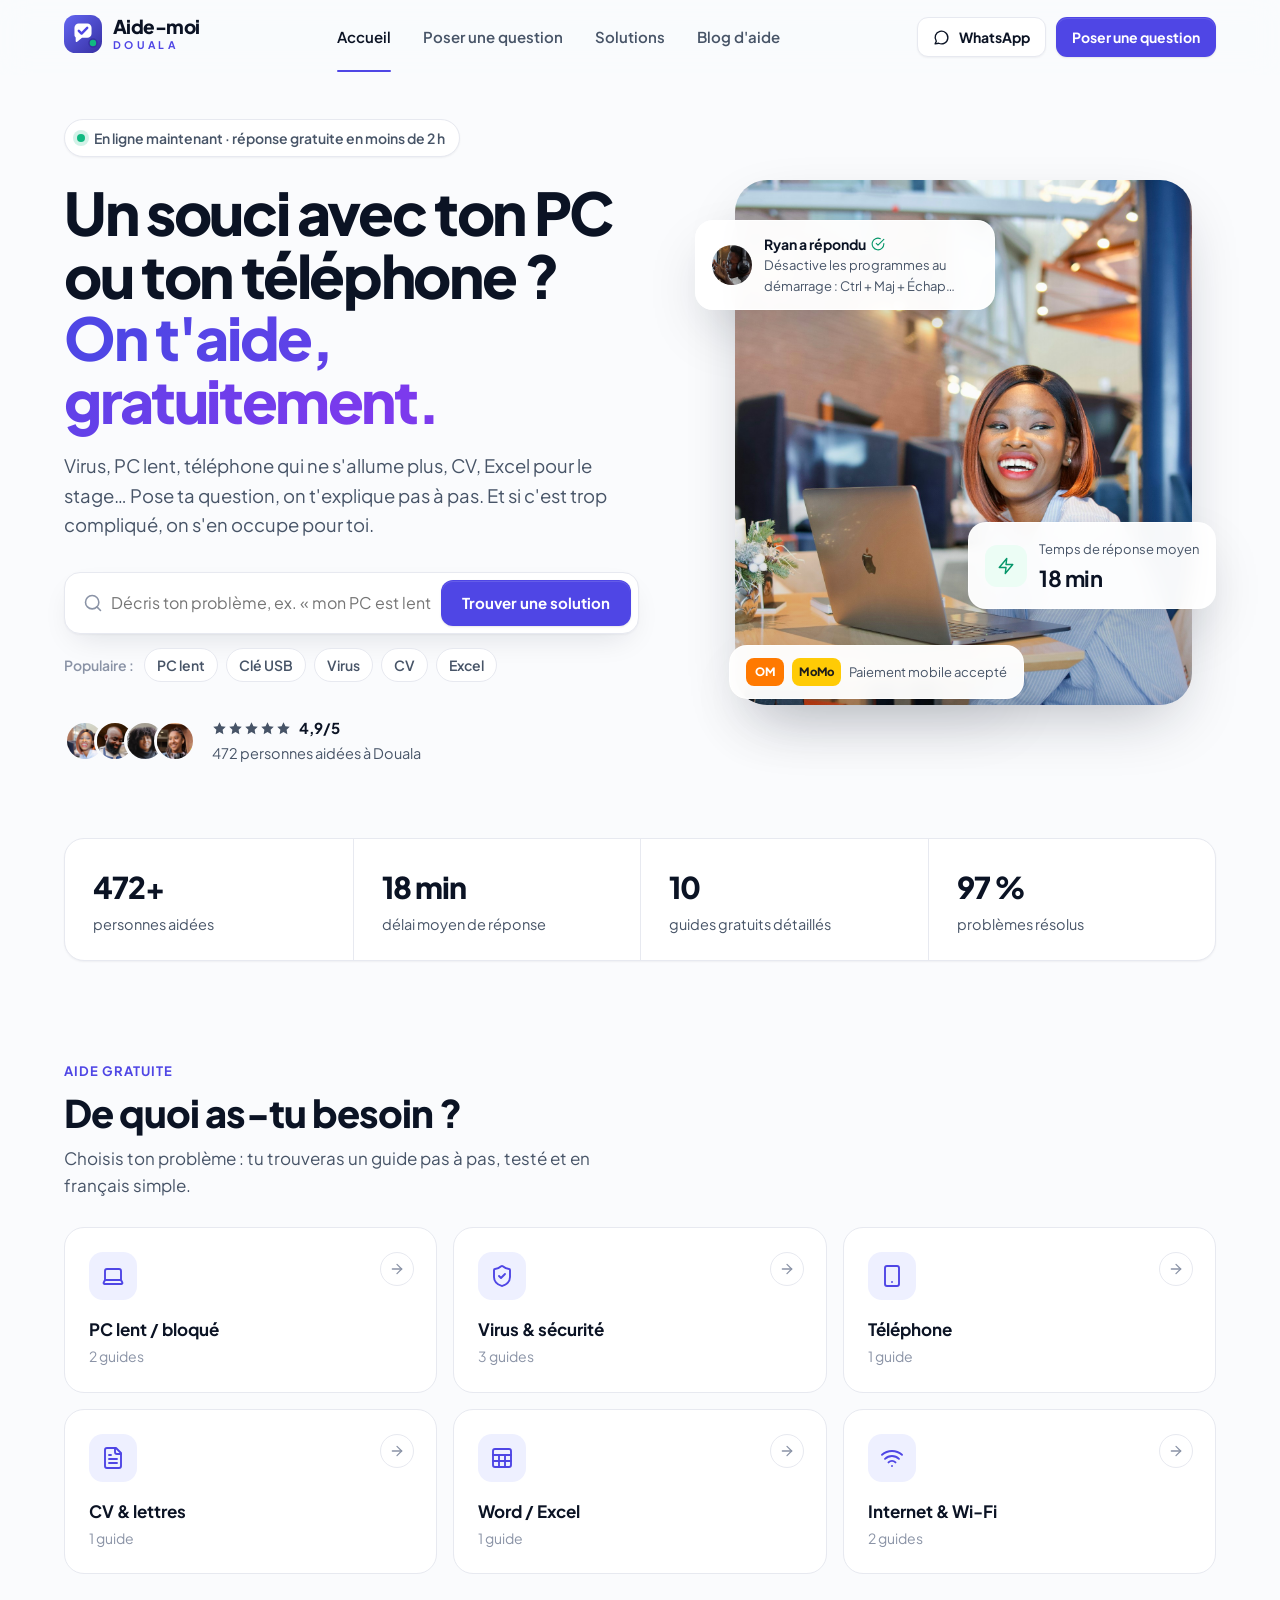
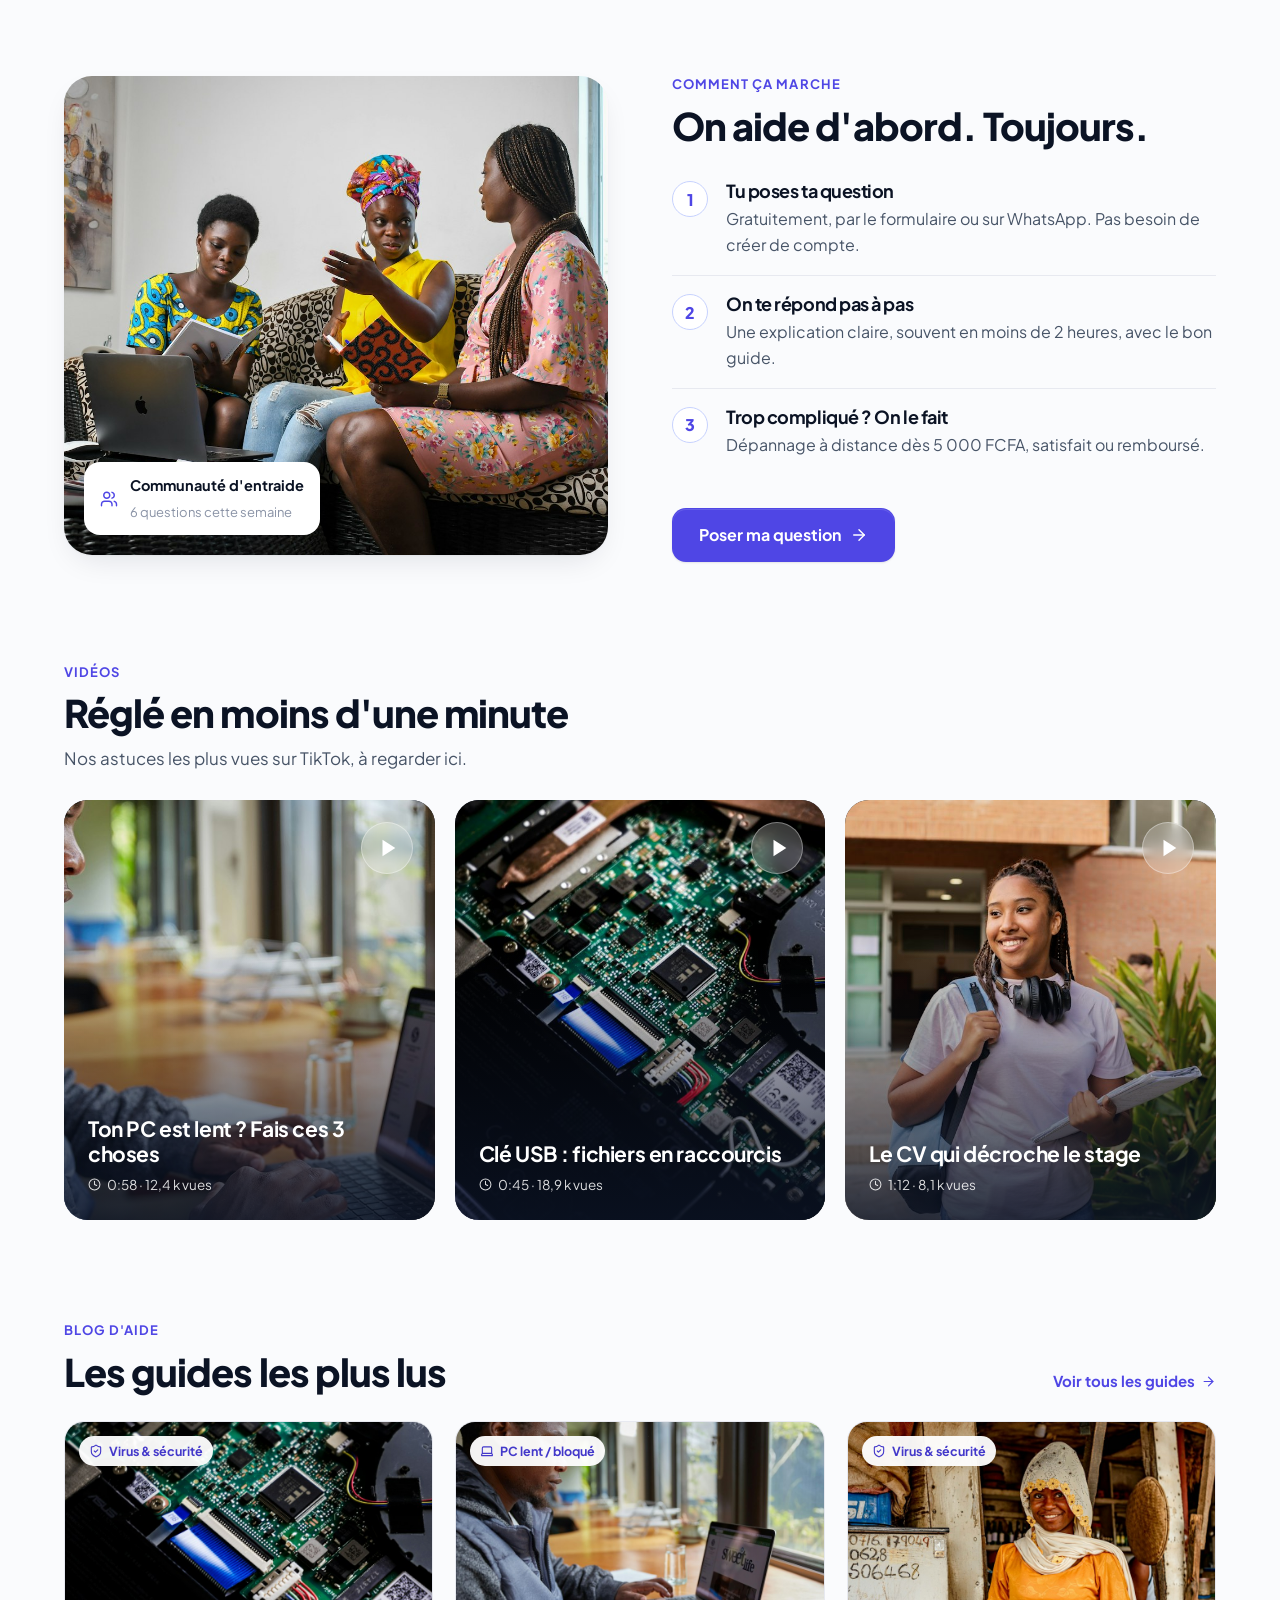
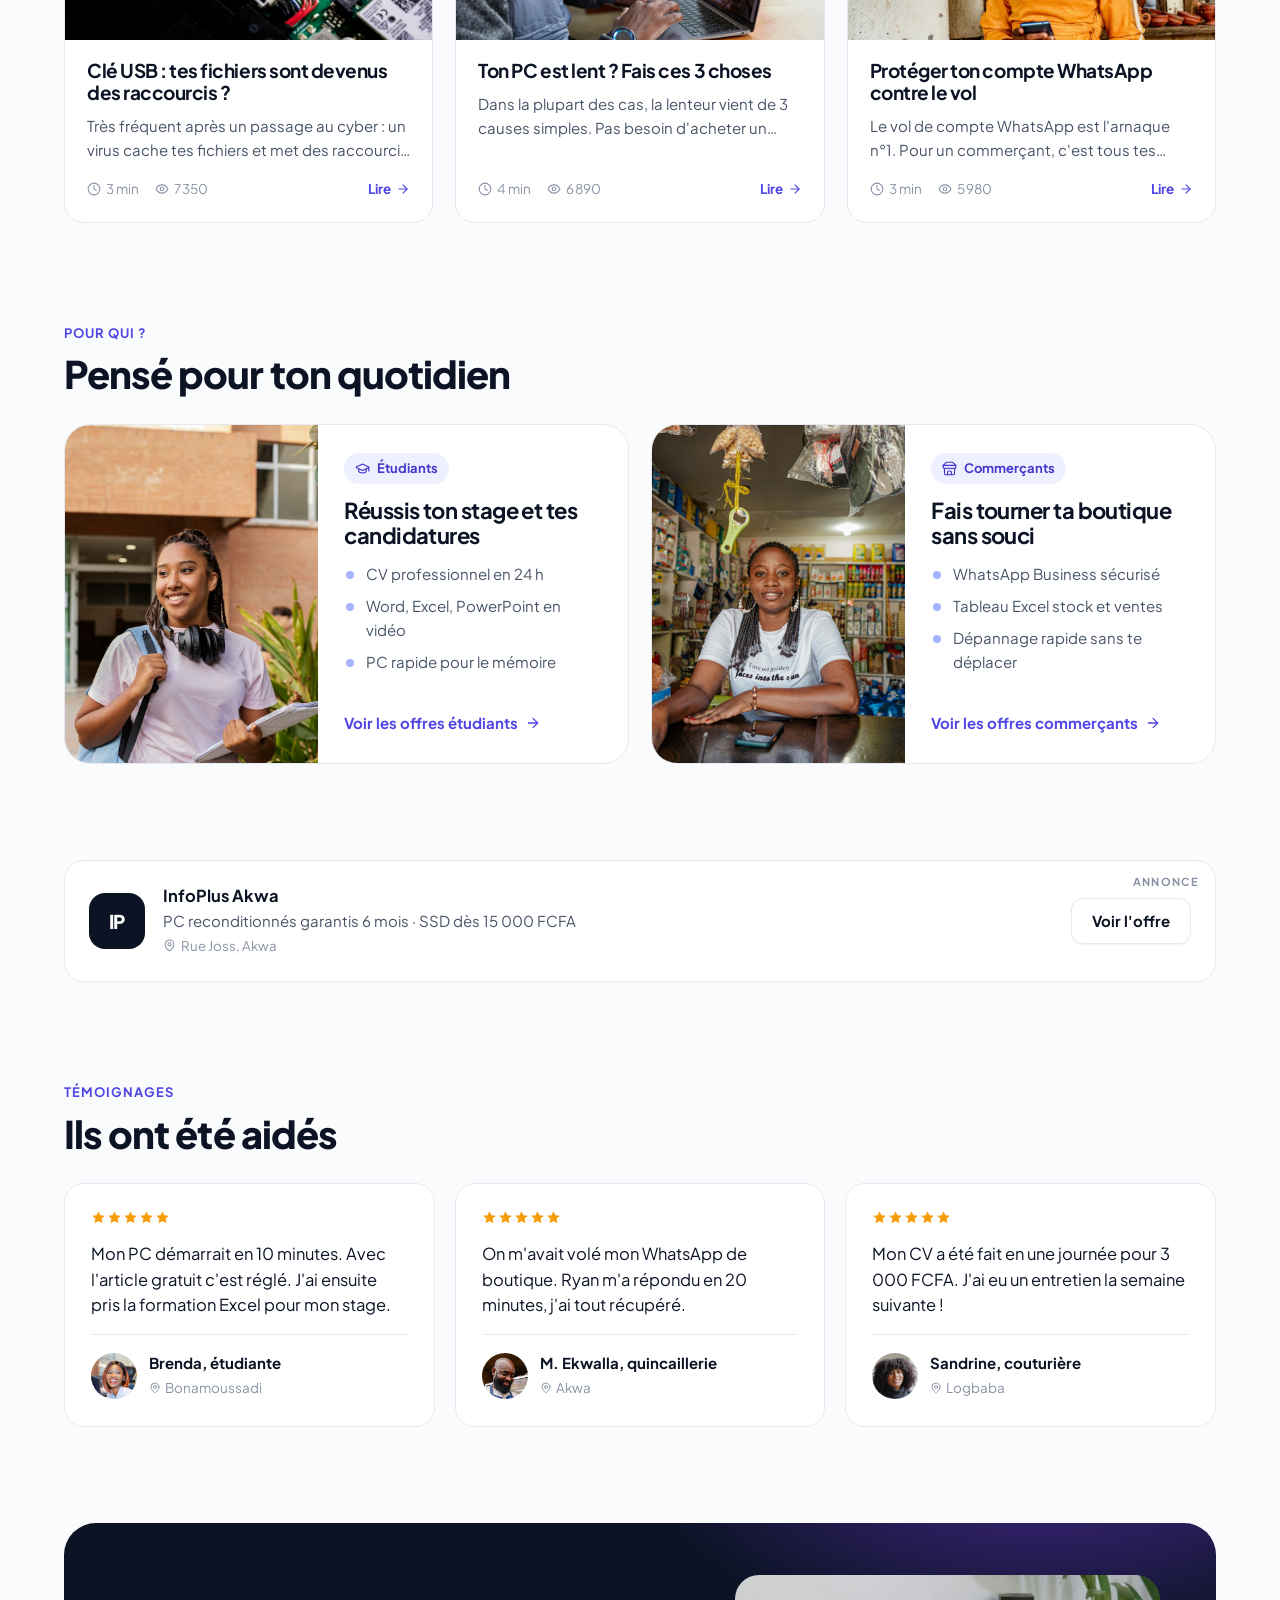
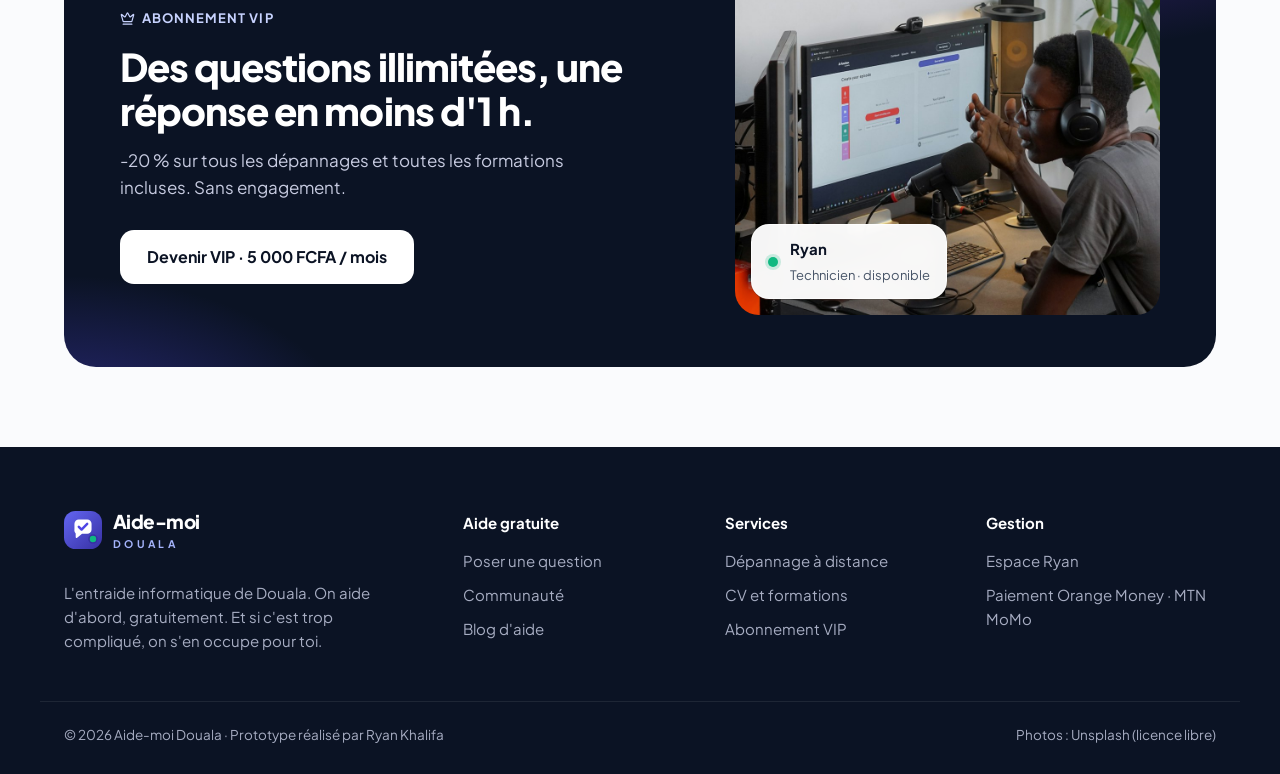
<file: index.html>
<!doctype html>
<html lang="fr">
<head>
  <meta charset="utf-8">
  <meta name="viewport" content="width=device-width, initial-scale=1, viewport-fit=cover">
  <meta name="description" content="Aide-moi Douala : pose ta question informatique gratuitement, on t'aide. Dépannage à distance, CV, formations.">
  <meta name="theme-color" content="#ffffff">
  <title>Aide-moi Douala</title>
  <link rel="icon" href="data:image/svg+xml,%3Csvg xmlns='http://www.w3.org/2000/svg' viewBox='0 0 40 40'%3E%3Cdefs%3E%3ClinearGradient id='g' x1='0' y1='0' x2='1' y2='1'%3E%3Cstop offset='0' stop-color='%236366f1'/%3E%3Cstop offset='1' stop-color='%233730a3'/%3E%3C/linearGradient%3E%3C/defs%3E%3Crect width='40' height='40' rx='12' fill='url(%23g)'/%3E%3Cpath d='M11 13.5a4.5 4.5 0 0 1 4.5-4.5h9A4.5 4.5 0 0 1 29 13.5v6a4.5 4.5 0 0 1-4.5 4.5H19l-5.2 4.2c-.6.5-1.5 0-1.5-.8V23.6A4.5 4.5 0 0 1 11 19.5z' fill='%23fff'/%3E%3Cpath d='m15.6 16.6 2.9 2.9 5.9-5.9' fill='none' stroke='%234f46e5' stroke-width='2.6' stroke-linecap='round' stroke-linejoin='round'/%3E%3C/svg%3E">
  <link rel="preconnect" href="https://fonts.googleapis.com">
  <link rel="preconnect" href="https://fonts.gstatic.com" crossorigin>
  <link href="https://fonts.googleapis.com/css2?family=Plus+Jakarta+Sans:wght@400;500;600;700;800&display=swap" rel="stylesheet">
  <link rel="stylesheet" href="css/style.css">
</head>
<body>
  <header class="top">
    <div class="wrap top-in">
      <a href="#/" class="logo-link" data-logo aria-label="Aide-moi Douala, accueil"></a>
      <nav id="nav" class="nav" aria-label="Navigation principale"></nav>
      <div class="top-r">
        <span class="vip-tag" id="vipTag" hidden>VIP</span>
        <a class="btn ghost sm hide-m" target="_blank" rel="noopener" href="https://wa.me/237600000000"><svg class="ic" width="17" height="17" viewBox="0 0 24 24" fill="none" stroke="currentColor" stroke-width="1.9" stroke-linecap="round" stroke-linejoin="round"><path d="M3 21l1.65-3.8a9 9 0 1 1 3.4 2.9L3 21"/></svg>WhatsApp</a>
        <a class="btn primary sm" href="#/question">Poser une question</a>
      </div>
    </div>
  </header>

  <main id="main" class="wrap"></main>

  <footer class="foot">
    <div class="wrap foot-in">
      <div class="foot-brand"><a href="#/" data-logo="dark" aria-label="Accueil"></a><p>L'entraide informatique de Douala. On aide d'abord, gratuitement. Et si c'est trop compliqué, on s'en occupe pour toi.</p></div>
      <div><b>Aide gratuite</b><a href="#/question">Poser une question</a><a href="#/forum">Communauté</a><a href="#/blog">Blog d'aide</a></div>
      <div><b>Services</b><a href="#/solutions">Dépannage à distance</a><a href="#/solutions">CV et formations</a><a href="#/solutions">Abonnement VIP</a></div>
      <div><b>Gestion</b><a href="#/espace">Espace Ryan</a><span>Paiement Orange Money · MTN MoMo</span></div>
    </div>
    <div class="wrap foot-bot"><span>© 2026 Aide-moi Douala · Prototype réalisé par Ryan Khalifa</span><span>Photos : Unsplash (licence libre)</span></div>
  </footer>

  <nav id="bnav" class="bnav" aria-label="Navigation mobile"></nav>
  <div id="toasts" class="toasts" aria-live="polite"></div>

  <script src="js/icons.js"></script>
  <script src="js/data.js"></script>
  <script src="js/app.js"></script>
</body>
</html>
</file>
<file: css/style.css>
/* =====================================================================
   Aide-moi Douala — charte : encre profonde, indigo de confiance,
   vert réservé à la réussite et à WhatsApp. Une seule police.
   ===================================================================== */
:root {
  --ink: #0b1324; --ink2: #475467; --mute: #8a93a6;
  --line: #e7e9f0; --bg: #fafbfd; --soft: #f3f4fa;
  --p: #4f46e5; --p-d: #4338ca; --p-50: #eef0ff; --p-100: #e0e3ff;
  --green: #059669; --green-50: #ecfdf5; --wa: #1fb956;
  --amber: #b45309; --amber-50: #fffbeb; --star: #f59e0b;
  --red: #dc2626;
  --r: 20px;
  --sh-s: 0 1px 2px rgba(16, 24, 40, .05);
  --sh: 0 1px 2px rgba(16, 24, 40, .04), 0 12px 32px -12px rgba(16, 24, 40, .14);
  --sh-l: 0 24px 64px -20px rgba(16, 24, 40, .3);
  --ease: cubic-bezier(.2, .8, .2, 1);
}
* { box-sizing: border-box; }
html { scroll-behavior: smooth; -webkit-text-size-adjust: 100%; }
body { margin: 0; font-family: 'Plus Jakarta Sans', system-ui, -apple-system, 'Segoe UI', sans-serif; font-size: 16px; line-height: 1.6; color: var(--ink); background: var(--bg); overflow-x: hidden; -webkit-font-smoothing: antialiased; }
h1, h2, h3, h4, p { margin: 0; }
h1, h2, h3 { letter-spacing: -.025em; line-height: 1.15; }
a { color: inherit; text-decoration: none; }
img { display: block; max-width: 100%; }
button, input, select, textarea { font: inherit; color: inherit; }
[hidden] { display: none !important; }
.ic { flex-shrink: 0; }
.wrap { max-width: 1200px; margin: 0 auto; padding: 0 24px; }
.muted { color: var(--mute); }
.small { font-size: 13.5px; }
.link { display: inline-flex; align-items: center; gap: 6px; color: var(--p); font-weight: 700; font-size: 15px; transition: gap .15s; }
.link:hover { gap: 9px; }
:focus-visible { outline: 3px solid rgba(79, 70, 229, .35); outline-offset: 2px; border-radius: 10px; }

/* ---------- boutons ---------- */
.btn { display: inline-flex; align-items: center; justify-content: center; gap: 9px; height: 46px; padding: 0 20px; border-radius: 12px; border: 1px solid transparent; font-weight: 700; font-size: 15px; cursor: pointer; white-space: nowrap; transition: background .18s, border-color .18s, box-shadow .18s, transform .1s, color .18s; }
.btn:active { transform: translateY(1px); }
.btn.primary { background: var(--p); color: #fff; box-shadow: 0 1px 2px rgba(16,24,40,.1), inset 0 1px 0 rgba(255,255,255,.12); }
.btn.primary:hover { background: var(--p-d); box-shadow: 0 8px 20px -8px rgba(79,70,229,.6); }
.btn.ghost { background: #fff; border-color: var(--line); color: var(--ink); box-shadow: var(--sh-s); }
.btn.ghost:hover { border-color: #c9cdf8; color: var(--p); }
.btn.soft { background: var(--p-50); color: var(--p-d); }
.btn.soft:hover { background: var(--p-100); }
.btn.wa { background: var(--wa); color: #fff; }
.btn.wa:hover { background: #18a34b; }
.btn.white { background: #fff; color: var(--ink); }
.btn.white:hover { background: var(--p-50); }
.btn.big { height: 54px; padding: 0 26px; font-size: 16px; border-radius: 14px; }
.btn.sm { height: 40px; padding: 0 15px; font-size: 14px; border-radius: 11px; }
.btn.full { width: 100%; }

/* ---------- logo ---------- */
.brand { display: inline-flex; align-items: center; gap: 11px; }
.brand-txt { display: flex; flex-direction: column; line-height: 1; }
.brand-txt b { font-size: 19px; font-weight: 800; letter-spacing: -.03em; }
.brand-txt small { font-size: 10.5px; font-weight: 700; letter-spacing: .32em; color: var(--p); margin-top: 4px; }
.brand.dark .brand-txt b { color: #fff; }
.brand.dark .brand-txt small { color: #a5b4fc; }

/* ---------- en-tête ---------- */
.top { position: sticky; top: 0; z-index: 30; background: rgba(250,251,253,.85); backdrop-filter: saturate(1.6) blur(14px); -webkit-backdrop-filter: saturate(1.6) blur(14px); border-bottom: 1px solid transparent; transition: border-color .2s, box-shadow .2s; }
.scrolled .top { border-color: var(--line); box-shadow: 0 4px 20px -12px rgba(16,24,40,.15); }
.top-in { display: flex; align-items: center; gap: 28px; height: 74px; }
.nav { display: flex; gap: 2px; margin: 0 auto; }
.nav a { position: relative; padding: 9px 15px; border-radius: 10px; font-weight: 600; font-size: 15px; color: var(--ink2); transition: color .15s, background .15s; }
.nav a:hover { color: var(--ink); background: var(--soft); }
.nav a.on { color: var(--ink); }
.nav a.on::after { content: ''; position: absolute; left: 15px; right: 15px; bottom: -14px; height: 2px; border-radius: 2px; background: var(--p); }
.top-r { display: flex; align-items: center; gap: 10px; }
.vip-tag { font-size: 12px; font-weight: 800; letter-spacing: .08em; color: var(--amber); background: var(--amber-50); border: 1px solid #fde68a; padding: 5px 10px; border-radius: 99px; }
.bnav { display: none; }

#main { padding-top: 36px; padding-bottom: 80px; min-height: 70vh; }
#main.enter { animation: rise .4s var(--ease); }
@keyframes rise { from { opacity: 0; transform: translateY(10px); } to { opacity: 1; transform: none; } }

/* ---------- titres de section ---------- */
.eyebrow { display: inline-flex; align-items: center; gap: 7px; font-size: 13px; font-weight: 700; letter-spacing: .08em; text-transform: uppercase; color: var(--p); }
.eyebrow.light { color: #c7d2fe; }
.s-head { display: flex; justify-content: space-between; align-items: flex-end; gap: 20px; margin-bottom: 28px; flex-wrap: wrap; }
.s-head h2 { font-size: clamp(28px, 3.2vw, 38px); font-weight: 800; margin-top: 8px; }
.s-head p { color: var(--ink2); margin-top: 10px; max-width: 560px; font-size: 17px; }
.block { margin: 96px 0; }

/* ---------- accueil : hero ---------- */
.hero { display: grid; grid-template-columns: 1.05fr .95fr; gap: 56px; align-items: center; padding: 8px 0 16px; }
.live { display: inline-flex; align-items: center; gap: 9px; padding: 7px 14px 7px 12px; border-radius: 99px; background: #fff; border: 1px solid var(--line); font-size: 14px; font-weight: 600; color: var(--ink2); box-shadow: var(--sh-s); }
.live i { width: 8px; height: 8px; border-radius: 50%; background: #10b981; box-shadow: 0 0 0 4px rgba(16,185,129,.18); animation: pulse 2s infinite; }
@keyframes pulse { 50% { box-shadow: 0 0 0 7px rgba(16,185,129,.05); } }
.hero h1 { font-size: clamp(38px, 4.6vw, 60px); font-weight: 800; letter-spacing: -.04em; line-height: 1.06; margin: 24px 0 20px; }
.grad { background: linear-gradient(100deg, #4f46e5 10%, #7c3aed 90%); -webkit-background-clip: text; background-clip: text; color: transparent; }
.lead { font-size: 18.5px; color: var(--ink2); max-width: 560px; }
.search { display: flex; align-items: center; gap: 8px; background: #fff; border: 1px solid var(--line); border-radius: 16px; padding: 7px 7px 7px 18px; margin-top: 32px; box-shadow: var(--sh); transition: border-color .2s, box-shadow .2s; max-width: 600px; }
.search:focus-within { border-color: #a5b4fc; box-shadow: 0 0 0 4px rgba(79,70,229,.1), var(--sh); }
.s-ic { color: var(--mute); display: flex; }
.search input { flex: 1; border: 0; outline: 0; background: none; font-size: 16px; min-width: 0; padding: 10px 0; }
.search.sm { margin: 0; width: 340px; padding: 4px 14px; box-shadow: var(--sh-s); }
.suggest { display: flex; flex-wrap: wrap; align-items: center; gap: 8px; margin-top: 14px; font-size: 14px; }
.suggest span { color: var(--mute); font-weight: 600; margin-right: 2px; }
.suggest a { padding: 5px 12px; border-radius: 99px; background: #fff; border: 1px solid var(--line); font-weight: 600; color: var(--ink2); transition: all .15s; }
.suggest a:hover { border-color: #c7d2fe; color: var(--p); }
.trust { display: flex; align-items: center; gap: 16px; margin-top: 34px; }
.avs { display: flex; }
.avs img { width: 42px; height: 42px; border-radius: 50%; object-fit: cover; border: 3px solid var(--bg); margin-left: -12px; }
.avs img:first-child { margin-left: 0; }
.trust-top { display: flex; align-items: center; gap: 8px; }
.trust-top b { font-size: 15px; }
.trust span { font-size: 14.5px; color: var(--ink2); }
.stars { display: inline-flex; gap: 1px; color: var(--star); }
.stars svg { fill: currentColor; }
.hero-visual { position: relative; padding: 24px 24px 24px 40px; }
.hero-photo { position: relative; border-radius: 32px; overflow: hidden; aspect-ratio: 4 / 4.6; box-shadow: var(--sh-l); }
.hero-photo::after { content: ''; position: absolute; inset: 0; background: linear-gradient(180deg, transparent 55%, rgba(11,19,36,.25)); }
.hero-photo img { width: 100%; height: 100%; object-fit: cover; object-position: 60% 30%; }
.fcard { position: absolute; display: flex; align-items: center; gap: 12px; background: rgba(255,255,255,.96); backdrop-filter: blur(10px); border: 1px solid rgba(255,255,255,.7); border-radius: 18px; padding: 12px 16px; box-shadow: var(--sh-l); animation: float 6s ease-in-out infinite; }
@keyframes float { 50% { transform: translateY(-8px); } }
.fcard img { width: 40px; height: 40px; border-radius: 50%; object-fit: cover; }
.fcard b { display: flex; align-items: center; gap: 5px; font-size: 14px; }
.fcard b svg { color: var(--green); }
.fcard p, .fcard small { font-size: 13px; color: var(--ink2); }
.f-chat { left: 0; top: 64px; max-width: 300px; }
.f-stat { right: 0; bottom: 120px; animation-delay: -2s; }
.f-stat b { font-size: 22px; letter-spacing: -.02em; }
.f-pay { left: 34px; bottom: 30px; animation-delay: -4s; gap: 8px; }
.f-ic { width: 42px; height: 42px; border-radius: 12px; display: grid; place-items: center; }
.f-ic.green { background: var(--green-50); color: var(--green); }
.opl { display: inline-grid; place-items: center; min-width: 38px; height: 28px; padding: 0 7px; border-radius: 8px; font-style: normal; font-size: 11.5px; font-weight: 800; letter-spacing: .02em; }
.opl.om { background: #ff7900; color: #fff; }
.opl.momo { background: #ffcb05; color: #1d1d1b; }
.opl.later { background: var(--soft); color: var(--ink2); }

.stats { display: grid; grid-template-columns: repeat(4, 1fr); margin-top: 56px; border: 1px solid var(--line); border-radius: var(--r); background: #fff; box-shadow: var(--sh-s); }
.stats > div { padding: 24px 28px; border-left: 1px solid var(--line); }
.stats > div:first-child { border-left: 0; }
.stats b { display: block; font-size: 30px; font-weight: 800; letter-spacing: -.03em; }
.stats span { color: var(--ink2); font-size: 14.5px; }

/* catégories */
.cats { display: grid; grid-template-columns: repeat(3, 1fr); gap: 16px; }
.catcard { position: relative; display: flex; flex-direction: column; gap: 2px; padding: 24px; background: #fff; border: 1px solid var(--line); border-radius: var(--r); transition: border-color .2s, box-shadow .2s, transform .2s var(--ease); }
.catcard:hover { border-color: #c7d2fe; box-shadow: var(--sh); transform: translateY(-3px); }
.cat-ic { width: 48px; height: 48px; border-radius: 14px; display: grid; place-items: center; background: var(--p-50); color: var(--p); margin-bottom: 14px; flex-shrink: 0; }
.catcard b { font-size: 17px; }
.catcard small { color: var(--mute); font-size: 14px; }
.cat-go { position: absolute; right: 22px; top: 24px; width: 34px; height: 34px; border-radius: 50%; display: grid; place-items: center; color: var(--mute); border: 1px solid var(--line); transition: all .2s; }
.catcard:hover .cat-go { background: var(--p); border-color: var(--p); color: #fff; transform: rotate(-45deg); }

/* comment ça marche */
.how { display: grid; grid-template-columns: 1fr 1fr; gap: 64px; align-items: center; }
.how-photo { position: relative; border-radius: 28px; overflow: hidden; aspect-ratio: 5 / 4.4; box-shadow: var(--sh); }
.how-photo img { width: 100%; height: 100%; object-fit: cover; }
.how-badge { position: absolute; left: 20px; bottom: 20px; display: flex; align-items: center; gap: 12px; background: #fff; padding: 12px 16px; border-radius: 16px; box-shadow: var(--sh-l); color: var(--p); }
.how-badge b { display: block; color: var(--ink); font-size: 14.5px; }
.how-badge small { color: var(--mute); font-size: 13px; }
.how-txt .s-head { margin-bottom: 16px; }
.steps { list-style: none; padding: 0; margin: 0 0 32px; display: flex; flex-direction: column; }
.steps li { display: flex; gap: 18px; padding: 18px 0; border-bottom: 1px solid var(--line); }
.steps li:last-child { border-bottom: 0; }
.steps li > span { width: 36px; height: 36px; border-radius: 50%; border: 1.5px solid #c7d2fe; color: var(--p); display: grid; place-items: center; font-weight: 800; flex-shrink: 0; background: #fff; }
.steps h3 { font-size: 18px; margin-bottom: 4px; }
.steps p { color: var(--ink2); }
.steps.sm li { padding: 14px 0; }

/* vidéos */
.vids { display: grid; grid-template-columns: repeat(3, 1fr); gap: 20px; }
.vid { position: relative; height: 420px; border: 0; padding: 0; border-radius: 24px; overflow: hidden; cursor: pointer; text-align: left; color: #fff; background: var(--ink); }
.vid img { position: absolute; inset: 0; width: 100%; height: 100%; object-fit: cover; transition: transform .6s var(--ease); }
.vid:hover img { transform: scale(1.05); }
.vid-shade { position: absolute; inset: 0; background: linear-gradient(180deg, rgba(11,19,36,0) 35%, rgba(11,19,36,.85)); }
.play { position: absolute; top: 22px; right: 22px; width: 52px; height: 52px; border-radius: 50%; display: grid; place-items: center; background: rgba(255,255,255,.22); backdrop-filter: blur(8px); border: 1px solid rgba(255,255,255,.35); transition: transform .2s, background .2s; }
.play svg { fill: #fff; margin-left: 3px; }
.vid:hover .play { transform: scale(1.1); background: var(--p); }
.vid-txt { position: absolute; left: 24px; right: 24px; bottom: 22px; }
.vid-txt b { display: block; font-size: 21px; letter-spacing: -.02em; line-height: 1.2; }
.vid-txt small { display: inline-flex; align-items: center; gap: 6px; opacity: .85; margin-top: 8px; font-size: 13.5px; }

/* articles */
.arts { display: grid; grid-template-columns: repeat(3, 1fr); gap: 22px; }
.art { display: flex; flex-direction: column; background: #fff; border: 1px solid var(--line); border-radius: var(--r); overflow: hidden; transition: box-shadow .2s, transform .2s var(--ease), border-color .2s; }
.art:hover { box-shadow: var(--sh); transform: translateY(-4px); border-color: #dfe2f5; }
.art-img { position: relative; aspect-ratio: 16 / 9.5; overflow: hidden; background: var(--soft); }
.art-img img { width: 100%; height: 100%; object-fit: cover; transition: transform .6s var(--ease); }
.art:hover .art-img img { transform: scale(1.05); }
.art-img .cat { position: absolute; left: 14px; top: 14px; background: rgba(255,255,255,.95); }
.art-body { display: flex; flex-direction: column; gap: 10px; padding: 20px 22px 22px; flex: 1; }
.art h3 { font-size: 19px; }
.art p { color: var(--ink2); font-size: 15px; display: -webkit-box; -webkit-line-clamp: 2; -webkit-box-orient: vertical; overflow: hidden; }
.art-meta { display: flex; align-items: center; gap: 16px; margin-top: auto; padding-top: 6px; font-size: 13.5px; color: var(--mute); }
.art-meta span { display: inline-flex; align-items: center; gap: 5px; }
.art-go { margin-left: auto; color: var(--p); font-weight: 700; }
.cat { display: inline-flex; align-items: center; gap: 6px; font-size: 12.5px; font-weight: 700; padding: 5px 10px; border-radius: 99px; background: var(--p-50); color: var(--p-d); white-space: nowrap; }

/* publics */
.aud { display: grid; grid-template-columns: 1fr 1fr; gap: 22px; }
.aud-card { position: relative; display: grid; grid-template-columns: .9fr 1.1fr; background: #fff; border: 1px solid var(--line); border-radius: 26px; overflow: hidden; transition: box-shadow .2s, transform .2s var(--ease); min-height: 340px; }
.aud-card:hover { box-shadow: var(--sh); transform: translateY(-3px); }
.aud-card img { width: 100%; height: 100%; object-fit: cover; }
.aud-txt { padding: 28px 26px; display: flex; flex-direction: column; gap: 14px; }
.aud-tag { display: inline-flex; align-self: flex-start; align-items: center; gap: 7px; font-size: 13px; font-weight: 700; color: var(--p-d); background: var(--p-50); padding: 5px 11px; border-radius: 99px; }
.aud-txt h3 { font-size: 22px; }
.aud-txt ul { list-style: none; padding: 0; margin: 0; display: grid; gap: 8px; color: var(--ink2); font-size: 15px; }
.aud-txt li { padding-left: 22px; position: relative; }
.aud-txt li::before { content: ''; position: absolute; left: 2px; top: 9px; width: 8px; height: 8px; border-radius: 50%; background: #a5b4fc; }
.aud-go { margin-top: auto; display: inline-flex; align-items: center; gap: 7px; color: var(--p); font-weight: 700; font-size: 15px; }

/* annonce */
.sponsor { position: relative; display: flex; align-items: center; gap: 18px; padding: 22px 24px; border-radius: var(--r); background: #fff; border: 1px solid var(--line); margin: 64px 0; }
.sp-tag { position: absolute; top: 12px; right: 16px; color: var(--mute); font-size: 11px; font-weight: 700; letter-spacing: .1em; text-transform: uppercase; }
.sp-logo { width: 56px; height: 56px; border-radius: 16px; background: var(--ink); color: #fff; display: grid; place-items: center; font-weight: 800; font-size: 19px; letter-spacing: -.02em; flex-shrink: 0; }
.sp-logo.big { width: 84px; height: 84px; font-size: 28px; margin: 18px auto 14px; border-radius: 24px; }
.sp-txt { flex: 1; }
.sp-txt b { font-size: 16.5px; }
.sp-txt p { color: var(--ink2); font-size: 15px; }
.sp-txt small { display: inline-flex; align-items: center; gap: 5px; color: var(--mute); }

/* témoignages */
.temos { display: grid; grid-template-columns: repeat(3, 1fr); gap: 20px; }
.temo { margin: 0; display: flex; flex-direction: column; gap: 16px; background: #fff; border: 1px solid var(--line); border-radius: var(--r); padding: 26px; }
.temo blockquote { margin: 0; font-size: 16.5px; line-height: 1.55; flex: 1; }
.temo figcaption { display: flex; align-items: center; gap: 12px; padding-top: 16px; border-top: 1px solid var(--line); }
.temo figcaption img { width: 46px; height: 46px; border-radius: 50%; object-fit: cover; }
.temo figcaption b { display: block; font-size: 15px; }
.temo figcaption small { display: inline-flex; align-items: center; gap: 4px; color: var(--mute); font-size: 13.5px; }

/* bandeau VIP */
.vipband { position: relative; display: grid; grid-template-columns: 1.15fr .85fr; gap: 40px; align-items: center; padding: 52px 56px; border-radius: 32px; background: radial-gradient(700px 360px at 85% -20%, rgba(124,58,237,.55), transparent 60%), radial-gradient(500px 300px at 0% 120%, rgba(79,70,229,.5), transparent 60%), var(--ink); color: #fff; overflow: hidden; margin-top: 96px; }
.vip-txt h2 { font-size: clamp(28px, 3vw, 40px); font-weight: 800; margin: 12px 0 14px; }
.vip-txt p { color: #c7cbe0; font-size: 17px; margin-bottom: 28px; max-width: 480px; }
.vip-photo { position: relative; border-radius: 24px; overflow: hidden; aspect-ratio: 5 / 4; }
.vip-photo img { width: 100%; height: 100%; object-fit: cover; }
.f-agent { left: 16px; bottom: 16px; animation: none; color: var(--ink); }
.f-agent b { font-size: 15px; }
.dot-on { width: 10px; height: 10px; border-radius: 50%; background: #10b981; box-shadow: 0 0 0 3px rgba(16,185,129,.2); display: inline-block; flex-shrink: 0; }

/* ---------- pages ---------- */
.page-head { margin: 4px 0 32px; }
.page-head h1 { font-size: clamp(32px, 4vw, 46px); font-weight: 800; letter-spacing: -.035em; margin-top: 8px; }
.page-head p { color: var(--ink2); font-size: 17.5px; margin-top: 10px; max-width: 640px; }
.page-head.row { display: flex; justify-content: space-between; align-items: flex-end; gap: 20px; flex-wrap: wrap; }
.card { background: #fff; border: 1px solid var(--line); border-radius: var(--r); padding: 24px; box-shadow: var(--sh-s); }
.card h3 { display: flex; align-items: center; gap: 9px; font-size: 18px; margin-bottom: 14px; }
.card h3 svg { color: var(--p); }
.back { display: inline-flex; align-items: center; gap: 7px; margin-bottom: 20px; color: var(--ink2); font-weight: 600; font-size: 15px; }
.back:hover { color: var(--p); }
.empty-s { display: flex; align-items: center; gap: 10px; padding: 12px; border-radius: 12px; background: var(--soft); }

/* formulaire */
.qgrid { display: grid; grid-template-columns: 1.55fr 1fr; gap: 28px; align-items: start; }
.qform { padding: 32px; }
.lbl { display: flex; align-items: baseline; justify-content: space-between; gap: 8px; font-weight: 700; font-size: 14.5px; margin: 22px 0 8px; }
.lbl i { font-style: normal; color: var(--p); margin-right: auto; margin-left: -4px; }
.in { width: 100%; padding: 12px 14px; border: 1px solid #d9dce7; border-radius: 12px; background: #fff; font-size: 16px; outline: none; transition: border-color .15s, box-shadow .15s; }
.in:hover { border-color: #c3c8d8; }
.in:focus { border-color: var(--p); box-shadow: 0 0 0 4px rgba(79,70,229,.12); }
textarea.in { resize: vertical; line-height: 1.5; }
.sel { position: relative; }
.sel select { appearance: none; -webkit-appearance: none; padding-right: 40px; cursor: pointer; }
.sel svg { position: absolute; right: 14px; top: 50%; transform: translateY(-50%); color: var(--mute); pointer-events: none; }
.row2 { display: grid; grid-template-columns: 1fr 1fr; gap: 16px; }
.qform > .row2:first-child .lbl { margin-top: 0; }
.choice { display: grid; grid-template-columns: repeat(3, 1fr); gap: 10px; }
.opt input, .seg-in input, .pop input { position: absolute; opacity: 0; pointer-events: none; }
.opt span { display: flex; align-items: center; gap: 10px; height: 100%; padding: 13px 14px; border: 1px solid #d9dce7; border-radius: 12px; cursor: pointer; transition: all .15s; color: var(--ink2); }
.opt span b { font-size: 14.5px; font-weight: 600; color: var(--ink); }
.opt span:hover { border-color: #b4bbf3; }
.opt input:checked + span { border-color: var(--p); background: var(--p-50); color: var(--p); box-shadow: inset 0 0 0 1px var(--p); }
.opt input:focus-visible + span, .seg-in input:focus-visible + span, .pop input:focus-visible + span { box-shadow: 0 0 0 4px rgba(79,70,229,.18); }
.seg-in { display: flex; padding: 4px; gap: 4px; border-radius: 12px; background: var(--soft); border: 1px solid var(--line); }
.seg-in label { flex: 1; }
.seg-in span { display: block; text-align: center; padding: 8px 6px; border-radius: 9px; font-size: 14px; font-weight: 600; color: var(--ink2); cursor: pointer; white-space: nowrap; }
.seg-in input:checked + span { background: #fff; color: var(--ink); box-shadow: var(--sh-s), 0 0 0 1px var(--line); }
.similar { display: flex; flex-wrap: wrap; gap: 8px; }
.similar:not(:empty) { margin-top: 10px; padding: 14px; border-radius: 12px; background: var(--green-50); border: 1px solid #a7f3d0; }
.similar p { display: flex; align-items: center; gap: 6px; width: 100%; font-size: 14px; color: var(--green); font-weight: 700; }
.similar a { display: inline-flex; align-items: center; gap: 6px; background: #fff; border: 1px solid #a7f3d0; padding: 6px 12px; border-radius: 10px; font-size: 14px; font-weight: 600; }
.similar a:hover { border-color: var(--green); }
.err { color: var(--red); font-weight: 600; font-size: 14.5px; margin-top: 14px; }
.err:empty { display: none; }
.qbtns { display: flex; gap: 10px; margin: 26px 0 14px; flex-wrap: wrap; }
.qside { display: flex; flex-direction: column; gap: 18px; position: sticky; top: 98px; }
.agent { padding: 0; overflow: hidden; }
.agent-ph { width: 100%; height: 170px; object-fit: cover; object-position: 50% 35%; }
.agent-body { padding: 20px 22px 22px; }
.agent-id { display: flex; align-items: center; gap: 12px; margin-top: -48px; margin-bottom: 16px; }
.agent-id img { width: 56px; height: 56px; border-radius: 50%; object-fit: cover; border: 4px solid #fff; box-shadow: var(--sh-s); }
.agent-id > div { padding-top: 26px; }
.agent-id b { display: block; font-size: 16px; }
.agent-id small { display: inline-flex; align-items: center; gap: 7px; color: var(--ink2); font-size: 13.5px; }
.checks { list-style: none; padding: 0; margin: 0; display: grid; gap: 9px; font-size: 15px; color: var(--ink2); }
.checks li { display: flex; align-items: center; gap: 10px; }
.checks svg { color: var(--green); }
.mq { display: flex; justify-content: space-between; align-items: center; gap: 10px; padding: 12px 0; border-top: 1px solid var(--line); font-size: 14.5px; }
.mq:first-child { border-top: 0; padding-top: 0; }
.mq b { font-weight: 600; }
.forum-cta { display: flex; align-items: center; gap: 14px; transition: border-color .2s, box-shadow .2s; }
.forum-cta:hover { border-color: #c7d2fe; box-shadow: var(--sh); }
.forum-cta .cat-ic { margin: 0; }
.forum-cta > div { flex: 1; }
.forum-cta b { display: block; }
.forum-cta small { color: var(--mute); }
.forum-cta > svg { color: var(--p); }

/* forum */
.filters { display: flex; gap: 8px; flex-wrap: wrap; margin-bottom: 24px; }
.fchip { border: 1px solid var(--line); background: #fff; padding: 8px 15px; border-radius: 99px; font-weight: 600; font-size: 14px; cursor: pointer; color: var(--ink2); transition: all .15s; }
.fchip:hover { border-color: #c7d2fe; color: var(--ink); }
.fchip.on { background: var(--ink); color: #fff; border-color: var(--ink); }
.qlist { display: flex; flex-direction: column; gap: 12px; }
.qitem { display: flex; gap: 18px; background: #fff; border: 1px solid var(--line); border-radius: 18px; padding: 18px 20px; transition: box-shadow .2s, border-color .2s; }
.qitem:hover { box-shadow: var(--sh); border-color: #dfe2f5; }
.vote { display: flex; flex-direction: column; align-items: center; justify-content: center; min-width: 54px; height: 64px; border-radius: 14px; border: 1px solid var(--line); color: var(--ink2); cursor: pointer; transition: all .15s; user-select: none; }
.vote .up { transform: rotate(180deg); }
.vote b { font-size: 15px; line-height: 1; }
.vote:hover { border-color: #c7d2fe; color: var(--p); }
.vote.on { background: var(--p); color: #fff; border-color: var(--p); }
.qmain { flex: 1; min-width: 0; }
.qtop { display: flex; gap: 8px; flex-wrap: wrap; align-items: center; margin-bottom: 8px; }
.qitem h3 { font-size: 17.5px; margin-bottom: 6px; }
.qmeta { display: flex; align-items: center; gap: 7px; color: var(--mute); font-size: 14px; flex-wrap: wrap; }
.mini-av { width: 24px; height: 24px; border-radius: 50%; background: var(--soft); color: var(--ink2); font-size: 10.5px; font-weight: 800; display: grid; place-items: center; }
.qcount { display: inline-flex; align-items: center; gap: 5px; margin-left: auto; }
.st { display: inline-flex; align-items: center; gap: 5px; font-size: 12.5px; font-weight: 700; padding: 4px 10px; border-radius: 99px; white-space: nowrap; }
.st.ok { background: var(--green-50); color: var(--green); }
.st.rep { background: var(--p-50); color: var(--p-d); }
.st.wait { background: var(--amber-50); color: var(--amber); }
.st.mine { background: var(--soft); color: var(--ink2); }
.detail-grid { display: grid; grid-template-columns: 1fr 340px; gap: 24px; align-items: start; }
.qdetail { padding: 32px; }
.qdetail h1 { font-size: clamp(26px, 3vw, 34px); margin: 10px 0 10px; }
.qtxt { margin: 18px 0 0; font-size: 17px; color: var(--ink2); }
.ans-h { font-size: 15px; margin: 30px 0 14px; padding-top: 22px; border-top: 1px solid var(--line); }
.answers { display: flex; flex-direction: column; gap: 14px; margin-bottom: 22px; }
.ans { display: flex; gap: 14px; padding: 16px 18px; border-radius: 16px; background: var(--soft); }
.ans.team { background: #fff; border: 1px solid #c7d2fe; box-shadow: 0 0 0 4px var(--p-50); }
.ans-av { width: 40px; height: 40px; border-radius: 50%; background: #dfe2ea; color: var(--ink2); display: grid; place-items: center; font-weight: 800; font-size: 13px; flex-shrink: 0; object-fit: cover; }
.ans-top { display: flex; align-items: center; gap: 8px; flex-wrap: wrap; }
.ans-top small { color: var(--mute); }
.ans p { margin-top: 4px; }
.team-tag { background: var(--p); color: #fff; font-size: 11px; font-weight: 700; padding: 2px 8px; border-radius: 6px; }
.wait-box { display: flex; align-items: center; gap: 14px; padding: 18px; border-radius: 16px; background: var(--amber-50); color: var(--amber); font-weight: 600; border: 1px solid #fde68a; }
.reply { display: flex; gap: 10px; margin-bottom: 14px; }
.detail-side { display: flex; flex-direction: column; gap: 18px; position: sticky; top: 98px; }
.up-art { padding: 0; overflow: hidden; transition: box-shadow .2s; }
.up-art:hover { box-shadow: var(--sh); }
.up-art img { width: 100%; height: 140px; object-fit: cover; }
.up-art > div { padding: 16px 18px 18px; display: flex; flex-direction: column; gap: 6px; }
.up-art small, .up-pay > small { color: var(--mute); font-weight: 600; font-size: 13.5px; }
.up-art b { font-size: 16.5px; line-height: 1.3; }
.up-pay { display: flex; flex-direction: column; gap: 10px; }
.up-row { display: flex; align-items: center; gap: 12px; }
.up-row .cat-ic { margin: 0; }
.up-row b { font-size: 17px; line-height: 1.25; }
.up-price { font-size: 24px; font-weight: 800; letter-spacing: -.02em; }
.up-price small { font-size: 14px; color: var(--mute); font-weight: 600; }
.up-pay .btn { margin-top: 4px; }

/* solutions */
.sol-hero { display: grid; grid-template-columns: 1.1fr .9fr; gap: 48px; align-items: center; margin-bottom: 48px; }
.sol-hero h1 { font-size: clamp(32px, 4vw, 48px); font-weight: 800; letter-spacing: -.035em; margin: 10px 0 14px; }
.sol-hero p { color: var(--ink2); font-size: 17.5px; max-width: 540px; }
.sol-photos { display: grid; grid-template-columns: 1fr 1fr; gap: 14px; }
.sol-photos img { width: 100%; aspect-ratio: 3 / 4; object-fit: cover; border-radius: 22px; box-shadow: var(--sh); }
.sol-photos img:last-child { margin-top: 36px; }
.seg { display: inline-flex; gap: 4px; padding: 5px; background: #fff; border: 1px solid var(--line); border-radius: 14px; margin-top: 28px; box-shadow: var(--sh-s); }
.seg button { border: 0; background: none; padding: 9px 16px; border-radius: 10px; font-weight: 600; cursor: pointer; color: var(--ink2); font-size: 14.5px; }
.seg button.on { background: var(--ink); color: #fff; }
.offres { display: grid; grid-template-columns: repeat(3, 1fr); gap: 20px; }
.offre { position: relative; display: flex; flex-direction: column; gap: 6px; background: #fff; border: 1px solid var(--line); border-radius: 24px; padding: 28px; transition: box-shadow .2s, transform .2s var(--ease); }
.offre:hover { box-shadow: var(--sh); transform: translateY(-3px); }
.offre.popu { border: 1.5px solid var(--p); box-shadow: 0 0 0 5px var(--p-50); }
.offre.vip { background: radial-gradient(400px 240px at 100% 0%, rgba(124,58,237,.6), transparent 60%), var(--ink); color: #fff; border-color: var(--ink); }
.ribbon { position: absolute; top: -13px; left: 28px; background: var(--p); color: #fff; font-weight: 700; font-size: 12.5px; padding: 4px 12px; border-radius: 99px; }
.o-top { display: flex; justify-content: space-between; align-items: center; margin-bottom: 14px; }
.o-ic { width: 46px; height: 46px; border-radius: 13px; display: grid; place-items: center; background: var(--p-50); color: var(--p); }
.offre.vip .o-ic { background: rgba(255,255,255,.12); color: #fcd34d; }
.o-public { font-size: 12.5px; font-weight: 600; color: var(--mute); }
.offre.vip .o-public { color: #a5b4fc; }
.offre h3 { font-size: 20px; }
.o-prix { font-size: 28px; font-weight: 800; letter-spacing: -.03em; margin-top: 4px; }
.o-prix small { font-size: 15px; color: var(--mute); font-weight: 600; letter-spacing: 0; }
.offre.vip .o-prix small { color: #a5b4fc; }
.o-delai { display: inline-flex; align-items: center; gap: 6px; color: var(--ink2); font-weight: 600; font-size: 14px; }
.offre.vip .o-delai, .offre.vip li { color: #c7cbe0; }
.offre ul { list-style: none; padding: 18px 0 0; margin: 14px 0 22px; border-top: 1px solid var(--line); display: flex; flex-direction: column; gap: 10px; flex: 1; }
.offre.vip ul { border-color: rgba(255,255,255,.12); }
.offre li { display: flex; gap: 10px; color: var(--ink2); font-size: 15px; }
.offre li svg { color: var(--green); margin-top: 4px; }
.offre.vip li svg { color: #6ee7b7; }
.o-wa { display: inline-flex; align-items: center; justify-content: center; gap: 6px; margin-top: 12px; font-size: 14px; color: var(--ink2); font-weight: 600; }
.o-wa:hover { color: var(--wa); }
.offre.vip .o-wa { color: #c7cbe0; }
.remote { display: grid; grid-template-columns: .9fr 1.1fr; gap: 56px; align-items: center; }
.remote > img { width: 100%; aspect-ratio: 4 / 3.4; object-fit: cover; border-radius: 26px; box-shadow: var(--sh); }
.guarantee { display: flex; gap: 20px; align-items: center; background: var(--green-50); border: 1px solid #a7f3d0; border-radius: var(--r); padding: 26px 28px; }
.g-ic { width: 60px; height: 60px; border-radius: 18px; display: grid; place-items: center; background: #fff; color: var(--green); flex-shrink: 0; box-shadow: var(--sh-s); }
.guarantee h3 { font-size: 19px; margin-bottom: 4px; }
.guarantee p { color: var(--ink2); }
.faq { max-width: 860px; }
.faq details { background: #fff; border: 1px solid var(--line); border-radius: 16px; padding: 0 22px; margin-bottom: 10px; transition: box-shadow .2s; }
.faq details[open] { box-shadow: var(--sh); }
.faq summary { display: flex; justify-content: space-between; align-items: center; gap: 12px; padding: 20px 0; font-weight: 700; font-size: 16.5px; cursor: pointer; list-style: none; }
.faq summary::-webkit-details-marker { display: none; }
.faq summary svg { color: var(--mute); transition: transform .2s; }
.faq details[open] summary svg { transform: rotate(180deg); }
.faq details p { color: var(--ink2); padding-bottom: 20px; }

/* blog */
.feat { position: relative; display: block; border-radius: 28px; overflow: hidden; height: 400px; margin-bottom: 28px; color: #fff; }
.feat img { position: absolute; inset: 0; width: 100%; height: 100%; object-fit: cover; transition: transform .8s var(--ease); }
.feat:hover img { transform: scale(1.03); }
.feat::after { content: ''; position: absolute; inset: 0; background: linear-gradient(90deg, rgba(11,19,36,.88) 0%, rgba(11,19,36,.55) 45%, rgba(11,19,36,0) 75%); }
.feat-txt { position: relative; z-index: 1; display: flex; flex-direction: column; justify-content: center; align-items: flex-start; gap: 14px; height: 100%; max-width: 520px; padding: 48px; }
.feat-txt h2 { font-size: clamp(28px, 3vw, 38px); font-weight: 800; }
.feat-txt p { color: #d6d9e8; font-size: 17px; }
.post { max-width: 1100px; }
.post-head { position: relative; border-radius: 28px; overflow: hidden; height: 420px; color: #fff; }
.post-head > img { position: absolute; inset: 0; width: 100%; height: 100%; object-fit: cover; }
.post-shade { position: absolute; inset: 0; background: linear-gradient(180deg, rgba(11,19,36,.05) 20%, rgba(11,19,36,.85)); }
.post-title { position: absolute; left: 44px; right: 44px; bottom: 38px; }
.post-title .cat { background: rgba(255,255,255,.95); }
.post-title h1 { font-size: clamp(30px, 4vw, 46px); font-weight: 800; letter-spacing: -.035em; margin: 14px 0 16px; max-width: 820px; }
.post-meta { display: flex; align-items: center; gap: 10px; color: #d6d9e8; font-size: 14.5px; }
.post-meta img { width: 34px; height: 34px; border-radius: 50%; object-fit: cover; border: 2px solid rgba(255,255,255,.7); }
.post-meta b { color: #fff; }
.post-grid { display: grid; grid-template-columns: 1fr 320px; gap: 40px; margin-top: 36px; align-items: start; }
.post-intro { font-size: 19px; color: var(--ink2); line-height: 1.6; }
.progress-steps { position: sticky; top: 74px; z-index: 5; display: flex; align-items: center; gap: 14px; padding: 14px 0; margin: 18px 0 6px; background: rgba(250,251,253,.94); backdrop-filter: blur(8px); font-weight: 600; font-size: 14px; color: var(--ink2); }
.pbar { flex: 1; height: 6px; background: var(--line); border-radius: 99px; overflow: hidden; }
.pbar i { display: block; height: 100%; background: linear-gradient(90deg, var(--p), #10b981); border-radius: 99px; transition: width .4s var(--ease); }
.etapes { list-style: none; padding: 0; margin: 6px 0 24px; display: flex; flex-direction: column; gap: 12px; }
.et { position: relative; display: flex; gap: 18px; background: #fff; border: 1px solid var(--line); border-radius: 18px; padding: 22px 60px 22px 22px; cursor: pointer; transition: border-color .2s, background .2s, box-shadow .2s; }
.et:hover { box-shadow: var(--sh); }
.et input { position: absolute; opacity: 0; }
.num { width: 38px; height: 38px; border-radius: 12px; background: var(--p-50); color: var(--p); font-weight: 800; display: grid; place-items: center; flex-shrink: 0; transition: all .2s; }
.et h3 { font-size: 18px; margin-bottom: 5px; }
.et p { color: var(--ink2); font-size: 15.5px; }
.et-check { position: absolute; right: 22px; top: 24px; width: 26px; height: 26px; border-radius: 8px; border: 1.5px solid #cdd1de; display: grid; place-items: center; color: transparent; transition: all .2s; }
li.done .et { border-color: #a7f3d0; background: #f7fdfa; }
li.done .num { background: var(--green); color: #fff; }
li.done .et-check { background: var(--green); border-color: var(--green); color: #fff; }
.helpful { display: flex; align-items: center; gap: 10px; flex-wrap: wrap; padding: 20px 22px; border-radius: 16px; background: var(--soft); font-weight: 700; }
.helpful p { display: flex; align-items: center; gap: 8px; margin-right: auto; }
.helpful p svg { color: var(--green); }
.post-side .sticky { position: sticky; top: 98px; }

/* espace Ryan */
.kpis { display: grid; grid-template-columns: repeat(4, 1fr); gap: 16px; margin-bottom: 20px; }
.kpi { position: relative; background: #fff; border: 1px solid var(--line); border-radius: var(--r); padding: 22px; display: flex; flex-direction: column; box-shadow: var(--sh-s); }
.kpi-ic { position: absolute; right: 20px; top: 20px; width: 40px; height: 40px; border-radius: 12px; display: grid; place-items: center; background: var(--p-50); color: var(--p); }
.kpi small { color: var(--ink2); font-weight: 600; font-size: 14px; }
.kpi b { font-size: 28px; font-weight: 800; letter-spacing: -.03em; margin: 8px 0 2px; }
.kpi span { font-size: 13.5px; color: var(--mute); }
.kpi.green .kpi-ic { background: var(--green-50); color: var(--green); }
.kpi.green b { color: var(--green); }
.esp-grid { display: grid; grid-template-columns: 1fr 1.2fr; gap: 20px; margin-bottom: 20px; }
.esp-grid > *, .qgrid > *, .detail-grid > *, .post-grid > * { min-width: 0; }
.todo { padding: 16px 0; border-top: 1px solid var(--line); }
.todo:first-of-type { border-top: 0; padding-top: 0; }
.todo-top { display: flex; align-items: center; gap: 10px; margin-bottom: 6px; }
.todo-top small { color: var(--mute); }
.ansform { display: flex; gap: 8px; margin-top: 10px; }
.ansform .in { padding: 10px 12px; font-size: 14.5px; }
.ansform .btn { height: 44px; }
.tbl-wrap { overflow-x: auto; }
.tbl { width: 100%; border-collapse: collapse; font-size: 14px; }
.tbl th { text-align: left; color: var(--mute); font-size: 12.5px; font-weight: 600; padding: 8px; border-bottom: 1px solid var(--line); text-transform: uppercase; letter-spacing: .04em; }
.tbl td { padding: 11px 8px; border-bottom: 1px solid var(--line); white-space: nowrap; }
.pubctl { display: flex; align-items: center; gap: 14px; margin-top: 18px; padding: 16px; border-radius: 16px; background: var(--soft); }
.pubctl .cat-ic { margin: 0; width: 42px; height: 42px; }
.pubctl > div { flex: 1; }
.pubctl small { display: block; color: var(--ink2); }
.switch { position: relative; }
.switch input { position: absolute; opacity: 0; }
.switch i { display: block; width: 48px; height: 28px; border-radius: 99px; background: #cfd3df; position: relative; cursor: pointer; transition: background .2s; }
.switch i::after { content: ''; position: absolute; top: 3px; left: 3px; width: 22px; height: 22px; border-radius: 50%; background: #fff; transition: transform .2s var(--ease); box-shadow: 0 1px 3px rgba(0,0,0,.25); }
.switch input:checked + i { background: var(--p); }
.switch input:checked + i::after { transform: translateX(20px); }
.sim > p { margin-top: -6px; }
.sim-grid { display: grid; grid-template-columns: 1fr 1fr; gap: 40px; margin-top: 22px; }
.sl { display: block; margin-bottom: 20px; }
.sl span { display: flex; justify-content: space-between; font-weight: 600; font-size: 14.5px; margin-bottom: 8px; color: var(--ink2); }
.sl b { color: var(--ink); }
.sl input { width: 100%; accent-color: var(--p); }
.funnel { display: flex; flex-direction: column; align-items: center; gap: 8px; }
.fl { display: flex; align-items: baseline; justify-content: center; gap: 8px; background: var(--ink); color: #fff; padding: 14px; border-radius: 14px; font-size: 14px; transition: width .35s var(--ease); white-space: nowrap; }
.fl.f2 { background: var(--p); }
.fl.f3 { background: var(--green); }
.fl b { font-size: 19px; }
.fl span { opacity: .85; }
.rev { list-style: none; padding: 0; margin: 16px 0 0; width: 100%; }
.rev li { display: flex; justify-content: space-between; padding: 10px 0; border-bottom: 1px solid var(--line); font-size: 15px; color: var(--ink2); }
.rev b { color: var(--ink); }
.total { width: 100%; display: flex; justify-content: space-between; align-items: center; margin-top: 14px; padding: 20px 22px; border-radius: 18px; background: radial-gradient(300px 140px at 100% 0, rgba(124,58,237,.6), transparent 70%), var(--ink); color: #fff; }
.total b { font-size: 26px; font-weight: 800; letter-spacing: -.02em; }

/* ---------- fenêtres ---------- */
.modal-wrap { position: fixed; inset: 0; z-index: 60; display: grid; place-items: center; padding: 16px; }
.modal-bg { position: absolute; inset: 0; background: rgba(11,19,36,.5); backdrop-filter: blur(6px); opacity: 0; transition: opacity .2s; }
.modal { position: relative; width: 100%; max-width: 560px; max-height: calc(100vh - 32px); overflow: auto; background: #fff; border-radius: 26px; padding: 30px; box-shadow: var(--sh-l); transform: translateY(18px) scale(.98); opacity: 0; transition: transform .3s var(--ease), opacity .2s; }
.modal.sm { max-width: 460px; }
.modal-wrap.open .modal-bg { opacity: 1; }
.modal-wrap.open .modal { transform: none; opacity: 1; }
.modal-x { position: absolute; top: 16px; right: 16px; width: 36px; height: 36px; border-radius: 50%; border: 0; background: var(--soft); color: var(--ink2); cursor: pointer; display: grid; place-items: center; z-index: 3; }
.modal-x:hover { background: var(--line); }
.pay-head { display: flex; align-items: center; gap: 14px; padding-right: 36px; }
.pay-ic { width: 52px; height: 52px; border-radius: 15px; background: var(--p-50); color: var(--p); display: grid; place-items: center; flex-shrink: 0; }
.pay-head small { color: var(--mute); font-weight: 600; font-size: 13px; }
.pay-head h3 { font-size: 19px; }
.pay-head p { display: inline-flex; align-items: center; gap: 5px; color: var(--ink2); font-size: 14px; }
.pay-sum { display: flex; justify-content: space-between; align-items: center; margin: 20px 0 6px; padding: 16px 18px; border-radius: 14px; background: var(--soft); }
.pay-sum span { color: var(--ink2); font-weight: 600; }
.pay-sum b { font-size: 22px; font-weight: 800; letter-spacing: -.02em; }
.pay-sum small { font-size: 13px; color: var(--mute); }
.pay-vip { display: flex; align-items: center; gap: 7px; margin-top: 8px; color: var(--amber); font-weight: 600; font-size: 14px; }
.pay-ops { display: grid; gap: 8px; }
.pop span { display: grid; grid-template-columns: auto 1fr; grid-template-rows: auto auto; column-gap: 12px; align-items: center; padding: 12px 14px; border: 1px solid #d9dce7; border-radius: 13px; cursor: pointer; transition: all .15s; }
.pop .opl { grid-row: span 2; min-width: 46px; height: 34px; }
.pop b { font-size: 15px; }
.pop small { color: var(--mute); font-size: 13px; }
.pop input:checked + span { border-color: var(--p); box-shadow: inset 0 0 0 1px var(--p); background: var(--p-50); }
.in-pre { display: flex; }
.in-pre span { display: grid; place-items: center; padding: 0 14px; background: var(--soft); border: 1px solid #d9dce7; border-right: 0; border-radius: 12px 0 0 12px; font-weight: 700; color: var(--ink2); }
.in-pre .in { border-radius: 0 12px 12px 0; }
#payForm .btn { margin-top: 22px; }
.demo-note { text-align: center; color: var(--mute); font-size: 13px; margin-top: 12px; }
.pay-wait, .pay-ok { text-align: center; padding: 6px 0; }
.pay-wait h3, .pay-ok h3 { font-size: 23px; margin: 20px 0 8px; }
.pay-wait > p, .pay-ok > p { color: var(--ink2); }
.phone-anim { position: relative; width: 96px; height: 96px; margin: 8px auto 0; display: grid; place-items: center; }
.ph { position: relative; z-index: 1; width: 76px; height: 76px; border-radius: 22px; background: var(--p-50); color: var(--p); display: grid; place-items: center; }
.ring { position: absolute; inset: 0; border-radius: 50%; border: 2px solid var(--p); opacity: 0; animation: ring 1.8s infinite; }
.ring.r2 { animation-delay: .9s; }
@keyframes ring { from { transform: scale(.7); opacity: .6; } to { transform: scale(1.5); opacity: 0; } }
.wait-bar { height: 4px; background: var(--line); border-radius: 4px; overflow: hidden; margin: 22px 0 0; }
.wait-bar i { display: block; height: 100%; width: 0; background: var(--p); animation: wait 3s linear forwards; }
@keyframes wait { to { width: 100%; } }
.ok-ic { width: 76px; height: 76px; border-radius: 50%; margin: 6px auto 0; display: grid; place-items: center; background: var(--green); color: #fff; box-shadow: 0 0 0 10px var(--green-50); animation: popin .5s cubic-bezier(.2,1.6,.4,1); }
@keyframes popin { from { transform: scale(0); } }
.receipt { margin: 22px 0 16px; border: 1px dashed #cfd3df; border-radius: 16px; padding: 6px 18px; text-align: left; }
.receipt > div { display: flex; justify-content: space-between; gap: 12px; padding: 10px 0; border-bottom: 1px solid var(--line); font-size: 14.5px; }
.receipt > div:last-child { border-bottom: 0; }
.receipt span { color: var(--mute); }
.receipt .green { color: var(--green); } .receipt .amber { color: var(--amber); }
.next { list-style: none; padding: 0; margin: 0 0 20px; text-align: left; display: grid; gap: 8px; }
.next li { display: flex; align-items: center; gap: 10px; color: var(--ink2); font-size: 14.5px; }
.next svg { color: var(--p); }
.spin { width: 24px; height: 24px; border-radius: 50%; border: 3px solid #fde68a; border-top-color: var(--amber); animation: spin .8s linear infinite; flex-shrink: 0; }
@keyframes spin { to { transform: rotate(360deg); } }
.modal.video { max-width: 420px; padding: 16px 16px 20px; background: var(--ink); color: #fff; }
.modal.video .modal-x { background: rgba(255,255,255,.15); color: #fff; }
.screen { position: relative; aspect-ratio: 9 / 15; max-height: 70vh; margin: 0 auto; border-radius: 18px; overflow: hidden; background-size: cover; background-position: center; display: grid; place-items: center; padding: 30px; }
.screen-shade { position: absolute; inset: 0; background: linear-gradient(180deg, rgba(11,19,36,.55), rgba(11,19,36,.25) 40%, rgba(11,19,36,.75)); }
.bars { position: absolute; left: 12px; right: 12px; top: 12px; display: flex; gap: 4px; z-index: 2; }
.bars i { flex: 1; height: 3px; border-radius: 3px; background: rgba(255,255,255,.3); overflow: hidden; }
.bars i b { display: block; height: 100%; width: 0; background: #fff; }
.bars i.done b { width: 100%; }
.bars i.cur b { animation: bar 1.9s linear forwards; }
@keyframes bar { to { width: 100%; } }
.screen-top { position: absolute; top: 26px; left: 14px; display: flex; align-items: center; gap: 8px; z-index: 2; }
.screen-top b { display: block; font-size: 13.5px; }
.screen-top small { font-size: 11.5px; opacity: .8; }
.slide { position: relative; z-index: 2; color: #fff; font-weight: 800; font-size: 28px; text-align: center; line-height: 1.2; letter-spacing: -.02em; text-shadow: 0 2px 20px rgba(0,0,0,.5); opacity: 0; }
.slide.in { animation: slide .55s var(--ease) forwards; }
@keyframes slide { from { opacity: 0; transform: translateY(18px); } to { opacity: 1; transform: none; } }
.player-foot { display: flex; justify-content: space-between; gap: 10px; align-items: center; margin-top: 14px; padding: 0 4px; flex-wrap: wrap; }
.player-foot .link { color: #a5b4fc; }
.pubm { text-align: center; }
.pubm h3 { font-size: 22px; }
.pubm p { color: var(--ink2); margin-top: 8px; }
.pubm .sp-tag { position: static; }

/* notifications */
.toasts { position: fixed; right: 20px; bottom: 20px; z-index: 80; display: flex; flex-direction: column; gap: 10px; max-width: min(400px, calc(100vw - 40px)); }
.toast { display: flex; gap: 12px; align-items: flex-start; background: var(--ink); color: #fff; padding: 14px 16px; border-radius: 16px; box-shadow: var(--sh-l); transform: translateY(16px); opacity: 0; transition: all .3s var(--ease); font-size: 14.5px; }
.toast.in { transform: none; opacity: 1; }
.toast-ic { color: #6ee7b7; display: flex; margin-top: 1px; }
.toast.info .toast-ic { color: #a5b4fc; }

/* pied de page */
.foot { background: var(--ink); color: #a7adc2; padding: 64px 0 0; }
.foot-in { display: grid; grid-template-columns: 1.6fr 1fr 1fr 1fr; gap: 32px; padding-bottom: 48px; }
.foot-brand p { margin-top: 16px; max-width: 320px; font-size: 15px; }
.foot-in > div { display: flex; flex-direction: column; gap: 10px; font-size: 15px; }
.foot-in b { color: #fff; margin-bottom: 4px; }
.foot a:hover { color: #fff; }
.foot-bot { display: flex; justify-content: space-between; gap: 12px; flex-wrap: wrap; padding: 22px 24px 28px; border-top: 1px solid rgba(255,255,255,.08); font-size: 13.5px; }

/* ---------- responsive ---------- */
@media (max-width: 1080px) {
  .hero, .how, .sol-hero, .remote, .vipband { grid-template-columns: 1fr; }
  .hero-visual { max-width: 560px; }
  .cats, .offres, .arts, .temos { grid-template-columns: 1fr 1fr; }
  .vids { grid-template-columns: repeat(3, 1fr); }
  .vid { height: 340px; }
  .aud { grid-template-columns: 1fr; }
  .qgrid, .detail-grid, .post-grid, .esp-grid, .sim-grid { grid-template-columns: 1fr; }
  .qside, .detail-side, .post-side .sticky { position: static; }
  .kpis { grid-template-columns: 1fr 1fr; }
  .stats { grid-template-columns: 1fr 1fr; }
  .stats > div:nth-child(3) { border-left: 0; }
  .stats > div:nth-child(n+3) { border-top: 1px solid var(--line); }
  .vipband { padding: 40px; }
}
@media (max-width: 760px) {
  body { padding-bottom: 76px; }
  .wrap { padding: 0 18px; }
  .nav, .hide-m { display: none; }
  .top-in { height: 64px; justify-content: space-between; }
  .brand-txt b { font-size: 17px; }
  .top .brand svg { width: 34px; height: 34px; }
  .bnav { display: grid; grid-template-columns: repeat(4, 1fr); position: fixed; left: 0; right: 0; bottom: 0; z-index: 40; background: rgba(255,255,255,.95); backdrop-filter: blur(14px); border-top: 1px solid var(--line); padding: 6px 6px calc(6px + env(safe-area-inset-bottom)); }
  .bnav a { display: flex; flex-direction: column; align-items: center; gap: 3px; font-size: 11.5px; font-weight: 600; color: var(--mute); padding: 6px 2px; border-radius: 12px; }
  .bnav a.on { color: var(--p); }
  .block { margin: 64px 0; }
  #main { padding-top: 22px; }
  .hero { gap: 28px; }
  .hero h1 { font-size: 36px; }
  .lead { font-size: 17px; }
  .search { flex-wrap: wrap; padding: 6px 6px 6px 14px; }
  .search .btn { width: 100%; }
  .search.sm { width: 100%; }
  .hero-visual { padding: 10px 0; }
  .f-chat { top: auto; bottom: 18px; left: 12px; right: 12px; max-width: none; }
  .f-stat { top: 16px; right: 12px; }
  .f-pay { display: none; }
  .cats, .offres, .arts, .temos, .vids, .row2 { grid-template-columns: 1fr; }
  .choice { grid-template-columns: 1fr 1fr; }
  .vid { height: 300px; }
  .aud-card { grid-template-columns: 1fr; }
  .aud-card img { height: 220px; }
  .stats > div { padding: 18px; }
  .stats b { font-size: 24px; }
  .qform, .qdetail { padding: 22px; }
  .sol-photos img:last-child { margin-top: 20px; }
  .feat { height: 440px; }
  .feat::after { background: linear-gradient(180deg, rgba(11,19,36,.2), rgba(11,19,36,.9)); }
  .feat-txt { justify-content: flex-end; padding: 26px; }
  .post-head { height: 360px; border-radius: 22px; }
  .post-title { left: 22px; right: 22px; bottom: 24px; }
  .post-meta span { font-size: 13px; }
  .vipband { padding: 30px 22px; border-radius: 26px; }
  .foot-in { grid-template-columns: 1fr 1fr; }
  .foot-brand { grid-column: span 2; }
  .modal { padding: 24px 20px; }
  .kpis { gap: 10px; }
  .kpi { padding: 16px; }
  .kpi b { font-size: 21px; }
  .kpi-ic { display: none; }
  .seg { display: flex; flex-wrap: wrap; }
  .seg button { flex: 1; padding: 9px 8px; }
  .qitem { gap: 12px; padding: 16px; }
  .vote { min-width: 46px; height: 56px; }
  .sponsor { flex-wrap: wrap; }
  .fl { white-space: normal; text-align: center; }
}
@media (prefers-reduced-motion: reduce) { *, *::before, *::after { animation: none !important; transition: none !important; } }
</file>
